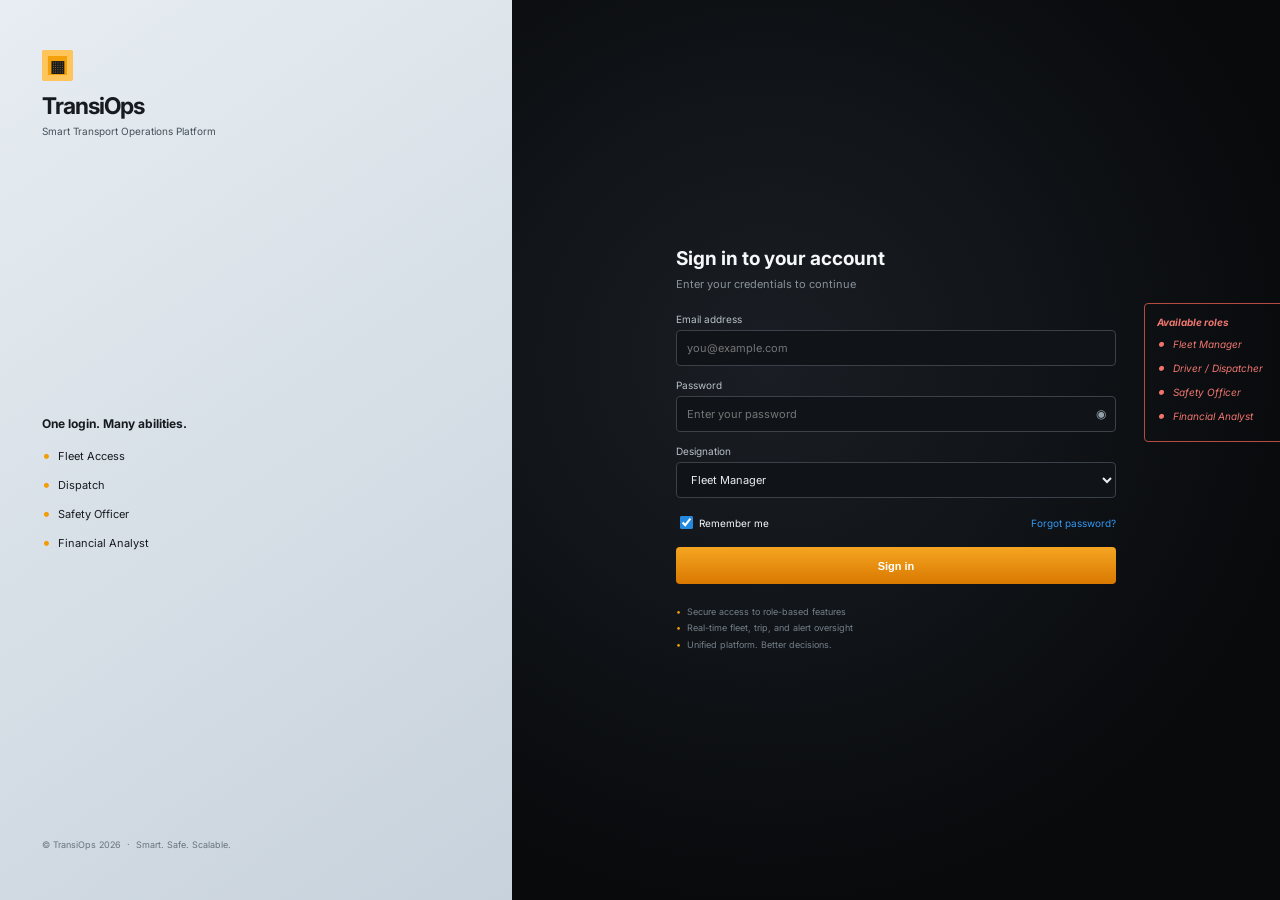
<file: frontend/index.html>
<!doctype html>
<html lang="en">

<head>
  <meta charset="UTF-8">
  <meta name="viewport" content="width=device-width,initial-scale=1.0">
  <title>TransitOps | Sign in</title>
  <link rel="stylesheet" href="css/login.css">
</head>
<!-- head -->
<body>
  <main class="container">
    <section class="left-panel">
      <div>
        <div class="mark">▦</div>
        <h1>TransiOps</h1>
        <p class="subtitle">Smart Transport Operations Platform</p>
      </div>
      <div class="features">
        <h3>One login. Many abilities.</h3>
        <ul>
          <li>Fleet Access</li>
          <li>Dispatch</li>
          <li>Safety Officer</li>
          <li>Financial Analyst</li>
        </ul>
      </div>
      <div class="copyright">© TransiOps 2026 &nbsp;·&nbsp; Smart. Safe. Scalable.</div>
    </section>
    <section class="right-panel">
      <div class="login-card">
        <h2>Sign in to your account</h2>
        <p>Enter your credentials to continue</p>
        <form id="loginForm">
          <div class="input-box"><label>Email address</label><input id="email" type="email"
              placeholder="you@example.com" required></div>
          <div class="input-box"><label>Password</label>
            <div class="password-box"><input id="password" type="password" placeholder="Enter your password"
                required><span id="togglePassword">◉</span></div>
          </div>
          <div class="input-box"><label>Designation</label><select id="role">
              <option value="Fleet Manager">Fleet Manager</option>
              <option>Driver / Dispatcher</option>
              <option>Safety Officer</option>
              <option>Financial Analyst</option>
            </select></div>
          <div class="options"><label><input type="checkbox" checked> Remember me</label><a href="#">Forgot
              password?</a></div><button id="loginBtn" type="submit">Sign in</button>
        </form>
        <div class="demo-copy">
          <div>Secure access to role-based features</div>
          <div>Real-time fleet, trip, and alert oversight</div>
          <div>Unified platform. Better decisions.</div>
        </div>
        <aside class="roles-box">
          <h4>Available roles</h4>
          <ul>
            <li>Fleet Manager</li>
            <li>Driver / Dispatcher</li>
            <li>Safety Officer</li>
            <li>Financial Analyst</li>
          </ul>
        </aside>
      </div>
    </section>
  </main>
  <script src="js/config.js"></script>
  <script src="js/api.js"></script>
  <script src="js/auth.js"></script>
</body>

</html>
</file>
<file: frontend/css/login.css>
@import url('https://fonts.googleapis.com/css2?family=Inter:wght@400;500;600;700;800&display=swap');

* {
  box-sizing: border-box
}

body {
  margin: 0;
  background: #080a0c;
  color: #f5f7f8;
  font-family: Inter, Arial, sans-serif;
  min-height: 100vh;
  overflow-x: hidden
}

.container {
  min-height: 100vh;
  display: grid;
  grid-template-columns: 40% 60%;
  background: radial-gradient(circle at 60% 40%, #1a1e24, #080a0c 58%)
}

.left-panel {
  background: linear-gradient(145deg, #e7edf2, #c8d2dc);
  color: #171b20;
  padding: 50px 42px;
  display: flex;
  flex-direction: column;
  position: relative
}

.mark {
  width: 31px;
  height: 31px;
  background: #f4a00b;
  border-radius: 3px;
  display: grid;
  place-items: center;
  font-weight: 900;
  margin-bottom: 11px;
  box-shadow: inset 0 0 0 6px #ffc55a
}

.left-panel h1 {
  font-size: 23px;
  margin: 0;
  letter-spacing: -1px
}

.subtitle {
  font-size: 10px;
  margin: 5px 0 0;
  color: #45505a
}

.features {
  margin-top: auto;
  margin-bottom: auto
}

.features h3 {
  font-size: 12px;
  margin: 0 0 14px
}

.features ul,
.roles-box ul {
  list-style: none;
  padding: 0;
  margin: 0
}

.features li {
  font-size: 11px;
  margin: 9px 0
}

.features li:before,
.roles-box li:before {
  content: '•';
  color: #f29c07;
  font-size: 16px;
  margin-right: 7px;
  vertical-align: -1px
}

.copyright {
  font-size: 9px;
  color: #68737c
}

.right-panel {
  display: flex;
  justify-content: center;
  align-items: center;
  padding: 35px;
  min-width: 0
}

.login-card {
  position: relative;
  width: 440px;
  max-width: 100%;
  padding: 26px 0
}

.login-card h2 {
  font-size: 19px;
  margin: 0 0 7px
}

.login-card>p {
  font-size: 11px;
  color: #87919a;
  margin: 0 0 22px
}

.input-box {
  margin-bottom: 13px
}

.input-box label {
  display: block;
  color: #b7c0c7;
  font-size: 10px;
  margin-bottom: 5px
}

.input-box input,
.input-box select {
  height: 36px;
  width: 100%;
  background: #101419;
  color: #e9edf0;
  border: 1px solid #3a4149;
  border-radius: 4px;
  padding: 0 10px;
  font: inherit;
  font-size: 11px
}

.password-box {
  position: relative
}

.password-box span {
  position: absolute;
  right: 10px;
  top: 10px;
  font-size: 12px;
  color: #93a0a9;
  cursor: pointer
}

.options {
  display: flex;
  justify-content: space-between;
  align-items: center;
  font-size: 10px;
  margin: 15px 0
}

.options a {
  color: #3198f3;
  text-decoration: none
}

.options input {
  accent-color: #2389df;
  vertical-align: -2px
}

.login-card button {
  width: 100%;
  height: 37px;
  border: 0;
  border-radius: 4px;
  color: #fff;
  background: linear-gradient(180deg, #f5a522, #d97900);
  font-weight: 700;
  font-size: 11px;
  cursor: pointer
}

.roles-box {
  position: absolute;
  left: calc(100% + 28px);
  top: 82px;
  border: 1px solid #b64b43;
  border-radius: 4px;
  color: #ef766e;
  padding: 12px;
  width: 146px;
  font-size: 10px;
  font-style: italic
}

.roles-box h4 {
  margin: 0 0 5px;
  font-size: 10px
}

.roles-box li {
  margin: 4px 0
}

.roles-box li:before {
  color: #ef766e
}

.demo-copy {
  color: #74808a;
  font-size: 9px;
  margin: 20px 0 0;
  line-height: 1.8
}

.demo-copy div:before {
  content: '•';
  color: #f29c07;
  margin-right: 6px
}

@media(max-width:1200px) {
  .roles-box {
    display: none
  }
}

@media(max-width:800px) {
  .container {
    grid-template-columns: 1fr
  }

  .left-panel {
    padding: 30px;
    min-height: 260px
  }

  .features {
    margin: 35px 0
  }

  .right-panel {
    padding: 20px
  }

  .login-card {
    width: min(440px, 100%)
  }
}

@media(max-width:420px) {
  .left-panel {
    min-height: 0;
    padding: 25px
  }

  .features {
    margin: 28px 0
  }

  .right-panel {
    padding: 18px
  }

  .login-card {
    padding: 14px 0
  }

  .options {
    align-items: flex-start;
    flex-direction: column;
    gap: 10px
  }

  .copyright {
    line-height: 1.5
  }
}
</file>
<file: frontend/css/global.css>
:root {
  --bg: #07090b;
  --panel: #101419;
  --panel-2: #151a20;
  --line: #2a3037;
  --muted: #8f98a3;
  --text: #f2f5f7;
  --orange: #f59b13;
  --blue: #4aa3ff;
  --green: #25c55a;
  --red: #f05252;
  --yellow: #f8b728;
}

* {
  box-sizing: border-box;
}

body {
  margin: 0;
  background: var(--bg);
  color: var(--text);
  font-family: Inter, Poppins, Arial, sans-serif;
  font-size: 13px;
  overflow-x: hidden;
}

a {
  color: inherit;
  text-decoration: none;
}

.app {
  min-height: 100vh;
  display: grid;
  grid-template-columns: 132px 1fr;
}

.sidebar {
  background: linear-gradient(180deg, #12171c, #0b0e12);
  border-right: 1px solid var(--line);
  padding: 21px 11px;
}

.brand {
  font-size: 15px;
  font-weight: 800;
  letter-spacing: -.7px;
  margin: 0 9px 28px;
}

.brand b {
  color: var(--orange);
}

.nav {
  display: grid;
  gap: 4px;
}

.nav a {
  color: #d0d6db;
  border-radius: 4px;
  padding: 10px 9px;
  font-size: 12px;
}

.nav a:hover,
.nav a.active {
  background: linear-gradient(90deg, #754408, #c97407);
  color: #fff;
  box-shadow: inset 0 0 0 1px #ec920c;
}

.main {
  min-width: 0;
}

.topbar {
  height: 70px;
  border-bottom: 1px solid var(--line);
  display: flex;
  align-items: center;
  justify-content: space-between;
  padding: 0 27px;
  background: #101419;
}

.search {
  width: 205px;
  height: 31px;
  background: #0a0d10;
  border: 1px solid #303740;
  color: #e4e9ec;
  border-radius: 4px;
  padding: 0 10px;
  font-size: 11px;
}

.search::placeholder {
  color: #727b84
}

.user {
  display: flex;
  align-items: center;
  gap: 12px;
  color: #c9d0d6;
  font-size: 11px
}

.avatar {
  width: 27px;
  height: 27px;
  border-radius: 50%;
  display: grid;
  place-items: center;
  background: #4b9ce4;
  color: #10263d;
  font-weight: 800;
  font-size: 14px;
}

.page {
  padding: 25px 27px 38px;
}

.page-head {
  display: flex;
  justify-content: space-between;
  align-items: center;
  margin-bottom: 22px;
}

body[data-page="settings"] .management {
  gap: 28px;
}

body[data-page="settings"] .form-card {
  padding: 22px;
  background: #10161b;
  border: 1px solid rgba(255,255,255,.05);
  border-radius: 10px;
}

body[data-page="settings"] .form-card .field label {
  display: block;
  font-size: 10px;
  color: #8b97a2;
  margin-bottom: 8px;
  text-transform: uppercase;
  letter-spacing: .18em;
}

body[data-page="settings"] .form-card .field input,
body[data-page="settings"] .form-card .field select {
  font-size: 13px;
}

body[data-page="settings"] .section-title {
  color: #fff;
  font-size: 12px;
  letter-spacing: .16em;
  margin-bottom: 16px;
}

body[data-page="settings"] .permissions {
  width: 100%;
  border-collapse: collapse;
}

body[data-page="settings"] .permissions td,
body[data-page="settings"] .permissions th {
  border-bottom: 1px solid rgba(255,255,255,.07);
  padding: 12px 14px;
}

body[data-page="settings"] .permissions th {
  color: #8b97a2;
  font-size: 9px;
  text-transform: uppercase;
  letter-spacing: .2em;
}

body[data-page="settings"] .permissions td:first-child {
  color: #f7f9fb;
  font-weight: 500;
}

body[data-page="settings"] .permissions td {
  color: #c8d0d7;
}

.page-head h1 {
  font-size: 20px;
  margin: 0;
  letter-spacing: -.4px;
}

.page-head p {
  color: var(--muted);
  margin: 4px 0 0;
  font-size: 12px;
}

.filters {
  display: flex;
  gap: 9px;
  margin-bottom: 17px;
}

.filter {
  background: #11161b;
  color: #c8d0d7;
  border: 1px solid #303841;
  border-radius: 3px;
  padding: 7px 9px;
  min-width: 95px;
  font-size: 10px;
}

.button {
  border: 0;
  border-radius: 4px;
  background: linear-gradient(180deg, #f7aa2d, #dc7900);
  padding: 9px 15px;
  color: #fff;
  cursor: pointer;
  font-weight: 700;
  font-size: 11px;
  box-shadow: 0 1px 0 #ffbd50 inset;
}

.button:hover {
  filter: brightness(1.08)
}

.button.blue {
  background: linear-gradient(180deg, #59adff, #1974d2);
  box-shadow: none
}

.button.red {
  background: #e95050;
  box-shadow: none
}

.button.gray {
  background: #242b35;
  box-shadow: none;
  color: #dbe1e5
}

.stats {
  display: grid;
  grid-template-columns: repeat(7, minmax(0, 1fr));
  gap: 12px;
  margin-bottom: 28px;
}

.stat {
  border: 1px solid #343b44;
  min-height: 81px;
  padding: 14px 12px;
  border-radius: 4px;
  background: linear-gradient(135deg, #151a20, #0d1014);
  position: relative;
  overflow: hidden
}

.stat:before {
  content: "";
  position: absolute;
  width: 3px;
  top: 0;
  bottom: 0;
  left: 0;
  background: var(--accent, #68727d)
}

.stat span {
  font-size: 9px;
  color: #b6bec6;
  text-transform: uppercase
}

.stat strong {
  display: block;
  font-size: 25px;
  line-height: 1.25;
  margin-top: 5px
}

.stat.orange {
  --accent: var(--orange)
}

.stat.green {
  --accent: var(--green)
}

.stat.blue {
  --accent: var(--blue)
}

.stat.red {
  --accent: var(--red)
}

.split {
  display: grid;
  grid-template-columns: 1.28fr .8fr;
  gap: 26px;
}

.section-title {
  margin: 0 0 14px;
  font-size: 12px;
  text-transform: uppercase;
  color: #c6cdd3;
  letter-spacing: .15px
}

.card {
  background: linear-gradient(135deg, #11161b, #0c0f13);
  border: 1px solid #282f36;
  border-radius: 4px;
  padding: 16px;
}

table {
  border-collapse: collapse;
  width: 100%
}

th {
  text-align: left;
  color: #9099a2;
  font-size: 9px;
  font-weight: 600;
  padding: 0 0 12px;
  text-transform: uppercase
}

td {
  padding: 10px 0;
  border-top: 1px solid #252b31;
  font-size: 11px;
  color: #dbe0e4
}

tr:first-child td {
  border-top: 0
}

.muted {
  color: var(--muted)
}

.badge {
  display: inline-block;
  padding: 4px 9px;
  border-radius: 4px;
  font-size: 9px;
  font-weight: 700;
  min-width: 58px;
  text-align: center
}

.badge.green {
  background: #0fa840;
  color: #07190e
}

.badge.blue {
  background: #368fe8;
  color: #071a2f
}

.badge.yellow {
  background: #e6a50b;
  color: #2d1900
}

.badge.red {
  background: #f04c50;
  color: #2e0606
}

.badge.gray {
  background: #65717d;
  color: #101519
}

.progress-row {
  display: grid;
  grid-template-columns: 80px 1fr 28px;
  align-items: center;
  gap: 10px;
  margin: 13px 0;
  font-size: 11px
}

.bar {
  height: 9px;
  background: #20262d;
  border-radius: 2px;
  overflow: hidden
}

.bar i {
  height: 100%;
  display: block;
  background: var(--bar, var(--green))
}

.note {
  font-size: 10px;
  color: var(--orange);
  margin-top: 14px
}

.actions {
  display: flex;
  gap: 7px
}

.small-btn {
  border: 0;
  border-radius: 3px;
  padding: 5px 10px;
  font-size: 9px;
  font-weight: 700;
  background: #2a9be8;
  color: #061923;
  cursor: pointer
}

.small-btn.orange {
  background: var(--orange);
  color: #321800
}

.table-card {
  padding: 17px 16px;
  overflow-x: auto;
  background: transparent;
  border: 0;
}

.table-card table {
  table-layout: auto;
  min-width: 620px;
  width: 100%;
  border-collapse: collapse;
}

.table-card td,
.table-card th {
  white-space: nowrap;
  padding: 10px 12px;
  border-bottom: 1px solid rgba(255,255,255,.05);
}

body[data-page="settings"] .table-card th {
  color: #a3adb6;
  font-size: 10px;
  text-transform: uppercase;
  font-weight: 500;
}

body[data-page="settings"] .table-card td {
  color: #e4e9ec;
  font-size: 12px;
}

.route {
  color: #ccd4da
}

.status-dot {
  display: inline-block;
  width: 8px;
  height: 8px;
  border-radius: 50%;
  background: var(--green);
  margin-right: 5px
}

.status-dot.wait {
  background: var(--yellow)
}

.dispatcher {
  display: grid;
  grid-template-columns: 1.35fr 1fr;
  gap: 24px
}

.steps {
  display: flex;
  align-items: center;
  justify-content: space-between;
  margin: 5px 4px 26px
}

.step {
  position: relative;
  text-align: center;
  color: #aab2bb;
  font-size: 9px;
  flex: 1
}

.step:before {
  content: "";
  display: block;
  width: 12px;
  height: 12px;
  border-radius: 50%;
  background: #e5e9ec;
  margin: 0 auto 7px;
  position: relative;
  z-index: 1
}

.step:not(:last-child):after {
  content: "";
  position: absolute;
  height: 2px;
  background: #78818a;
  left: 51%;
  right: -49%;
  top: 5px
}

.step.active {
  color: var(--green)
}

.step.active:before {
  background: var(--green)
}

.form-grid {
  display: grid;
  gap: 10px
}

.field label {
  display: block;
  color: #a8b0b9;
  font-size: 9px;
  margin-bottom: 5px;
  text-transform: uppercase
}

.field input,
.field select,
.field textarea {
  width: 100%;
  height: 34px;
  border: 1px solid #39414b;
  border-radius: 3px;
  background: #0c1014;
  color: #dce1e5;
  padding: 0 9px;
  font: inherit;
  font-size: 11px
}

.field textarea {
  height: 58px;
  padding-top: 8px;
  resize: none;
  border-color: #b44343
}

.form-actions {
  display: flex;
  gap: 10px;
  margin-top: 13px
}

.form-actions .button {
  flex: 1
}

.live-title {
  display: flex;
  justify-content: space-between;
  align-items: center;
  border-bottom: 1px solid #272e35;
  padding-bottom: 11px;
  margin-bottom: 7px
}

.live-title h3 {
  font-size: 12px;
  margin: 0
}

.live-item {
  padding: 12px 0;
  border-bottom: 1px solid #272e35
}

.live-item strong {
  font-size: 11px
}

.live-item .live-meta {
  display: flex;
  justify-content: space-between;
  color: #87919a;
  font-size: 9px;
  margin-top: 5px
}

.live-item .actions {
  margin-top: 9px
}

.estimate {
  margin-top: 15px
}

.estimate h3 {
  font-size: 11px;
  margin: 0 0 10px
}

.estimate p {
  color: #a9b2ba;
  font-size: 10px;
  line-height: 1.7;
  margin: 0
}

.validation-card { align-self: start; }
.rule-check { align-items: center; border-bottom: 1px solid #272e35; display: grid; gap: 10px; grid-template-columns: 25px 1fr auto; padding: 14px 0; }
.rule-check:last-of-type { border-bottom: 0; }
.rule-check .rule-icon { align-items: center; background: #27313a; border-radius: 50%; color: #96a1aa; display: flex; font-size: 13px; height: 22px; justify-content: center; width: 22px; }
.rule-check strong { display: block; font-size: 11px; }.rule-check p { color: #87919a; font-size: 9px; line-height: 1.4; margin: 3px 0 0; }.rule-check b { color: #aab4bd; font-size: 9px; }
.rule-check.pass .rule-icon { background: #155d2f; color: #71e59b; }.rule-check.pass b { color: #62d98c; }.rule-check.fail .rule-icon { background: #642629; color: #ff9595; }.rule-check.fail b { color: #ff8a8a; }
.trip-list { margin-top: 22px; }

.decision-panel { background: linear-gradient(115deg, #111a21, #11161b); border: 1px solid #2f3942; border-radius: 6px; margin: 0 0 25px; padding: 16px; }
.decision-heading { align-items: center; display: flex; justify-content: space-between; margin-bottom: 13px; }.decision-heading h2 { font-size: 14px; margin: 3px 0 0; }.eyebrow { color: #52a5ee; font-size: 9px; font-weight: 700; letter-spacing: .12em; }
.decision-grid { display: grid; gap: 12px; grid-template-columns: repeat(3, 1fr); }.decision-grid article { align-items: center; background: #0d1217; border: 1px solid #263039; border-radius: 4px; display: flex; gap: 10px; min-width: 0; padding: 11px; }.decision-grid b { display: block; font-size: 11px; overflow: hidden; text-overflow: ellipsis; white-space: nowrap; }.decision-grid p { color: #8c97a0; font-size: 9px; margin: 4px 0 0; }
.decision-icon { align-items: center; background: #165d31; border-radius: 50%; color: #71e59b; display: flex; flex: 0 0 auto; font-size: 13px; font-weight: 800; height: 25px; justify-content: center; width: 25px; }.decision-icon.warn { background: #61470f; color: #ffd36d; }.decision-icon.blue-dot { background: #174e7d; color: #8ac6ff; }

@media(max-width:1100px) {
  .stats {
    grid-template-columns: repeat(3, 1fr)
  }

  .split,
  .dispatcher {
    grid-template-columns: 1fr
  }

  .app {
    grid-template-columns: 120px minmax(0, 1fr)
  }

  .sidebar {
    padding-left: 8px;
    padding-right: 8px
  }

  .topbar,
  .page {
    padding-left: 20px;
    padding-right: 20px
  }
}

@media(max-width:700px) {
  .app {
    display: block
  }

  .sidebar {
    border-right: 0;
    border-bottom: 1px solid var(--line);
    padding: 13px 12px 10px
  }

  .brand {
    margin: 0 4px 11px
  }

  .nav {
    display: flex;
    overflow-x: auto;
    gap: 6px;
    padding-bottom: 3px
  }

  .nav a {
    flex: 0 0 auto;
    padding: 8px 10px;
    font-size: 11px
  }

  .nav::-webkit-scrollbar {
    height: 4px
  }

  .nav::-webkit-scrollbar-thumb {
    background: #39414a;
    border-radius: 5px
  }

  .topbar {
    height: 58px;
    padding: 0 14px
  }

  .search {
    width: min(56vw, 205px)
  }

  .user {
    gap: 7px;
    font-size: 10px
  }

  .page {
    padding: 19px 14px 30px
  }

  .page-head {
    align-items: flex-start;
    gap: 12px;
    margin-bottom: 18px
  }

  .page-head h1 {
    font-size: 18px
  }

  .page-head p {
    line-height: 1.5
  }

  .page-head .button {
    white-space: nowrap;
    padding: 9px 11px
  }

  .filters {
    flex-wrap: wrap;
    gap: 7px
  }

  .filter {
    flex: 1 1 120px;
    min-width: 0
  }

  .stats {
    grid-template-columns: repeat(2, minmax(0, 1fr));
    gap: 9px;
    margin-bottom: 22px
  }

  .stat {
    min-height: 73px;
    padding: 11px
  }

  .stat strong {
    font-size: 22px
  }

  .split,
  .dispatcher {
    gap: 18px
  }

  .card {
    padding: 13px
  }

  .table-card {
    padding: 13px
  }

  .progress-row {
    grid-template-columns: 70px minmax(0, 1fr) 22px;
    gap: 7px
  }

  .live-item .live-meta {
    gap: 10px
  }

  .steps {
    margin-left: 0;
    margin-right: 0
  }

  .step {
    font-size: 8px
  }

  .form-actions {
    flex-direction: column
  }

  .form-actions .button {
    width: 100%
  }

  .decision-grid {
    grid-template-columns: 1fr
  }
}

@media(max-width:380px) {
  .stats {
    grid-template-columns: 1fr
  }

  .user {
    font-size: 0
  }

  .avatar {
    width: 25px;
    height: 25px
  }

  .page-head {
    flex-direction: column
  }

  .page-head .button {
    width: 100%
  }

  .steps {
    overflow: hidden
  }

  .step {
    min-width: 47px
  }

  .filter {
    flex-basis: 100%
  }
}

.stat.yellow {
  --accent: var(--yellow)
}

.empty-state {
  padding: 42px 18px;
  text-align: center;
  color: var(--muted);
  border: 1px dashed #39414a;
  border-radius: 4px
}

.empty-state b {
  display: block;
  color: #d9e0e6;
  font-size: 13px;
  margin-bottom: 6px
}

.management {
  display: grid;
  grid-template-columns: minmax(320px, .65fr) minmax(0, 1.35fr);
  gap: 22px;
}

.form-card h2 {
  font-size: 14px;
  margin: 0 0 16px;
}

.form-card .button {
  margin-top: 16px;
  width: auto;
  min-width: 160px;
  padding: 10px 18px;
}

.form-card .field input,
.form-card .field select {
  height: 42px;
  border: 1px solid #2e3742;
  background: rgba(255,255,255,.03);
  color: #eef2f7;
  border-radius: 8px;
  padding: 0 12px;
}

.table-actions {
  display: flex;
  gap: 6px
}

.danger-btn {
  border: 0;
  border-radius: 3px;
  background: #54272a;
  color: #ff9999;
  padding: 5px 8px;
  font-size: 9px;
  cursor: pointer
}

.secondary-btn {
  border: 0;
  border-radius: 3px;
  background: #26303a;
  color: #d3dbe0;
  padding: 5px 8px;
  font-size: 9px;
  cursor: pointer
}

.summary-grid {
  display: grid;
  grid-template-columns: repeat(3, 1fr);
  gap: 12px;
  margin-bottom: 20px
}

.summary {
  background: #10161b;
  border: 1px solid #303841;
  padding: 14px;
  border-radius: 4px
}

.summary span {
  font-size: 10px;
  color: #a3adb6
}

.summary strong {
  display: block;
  font-size: 21px;
  margin-top: 5px
}

.notice {
  padding: 10px 12px;
  border-radius: 4px;
  background: #13251a;
  color: #82dca0;
  font-size: 11px;
  margin: 0 0 15px;
  display: none
}

.notice.error {
  background: #321a1c;
  color: #ff9e9e
}

.report-actions {
  display: flex;
  gap: 9px;
  flex-wrap: wrap
}

.analytics-kpis {
  display: grid;
  grid-template-columns: repeat(4, minmax(0, 1fr));
  gap: 10px;
  margin-bottom: 16px
}

.analytics-kpi {
  background: #10161b;
  border: 1px solid #303841;
  border-radius: 3px;
  min-height: 94px;
  padding: 12px 13px;
  position: relative
}

.analytics-kpi::before {
  background: #5794ca;
  content: '';
  height: 100%;
  left: -1px;
  position: absolute;
  top: -1px;
  width: 3px
}

.analytics-kpi.green-accent::before { background: #42a66c; }
.analytics-kpi.orange-accent::before { background: #df922b; }
.analytics-kpi.yellow-accent::before { background: #c5a843; }
.analytics-kpi span { color: #a3adb6; display: block; font-size: 10px; text-transform: uppercase; }
.analytics-kpi strong { display: block; font-size: 21px; letter-spacing: normal; font-weight: 400; margin: 7px 0 5px; }
.analytics-kpi small { color: #7e8994; font-size: 9px; }

.analytics-grid {
  display: grid;
  gap: 14px;
  grid-template-columns: minmax(0, 1.25fr) minmax(230px, .75fr)
}

.analytics-panel {
  background: #10161b;
  border: 1px solid #303841;
  border-radius: 3px;
  min-height: 258px;
  padding: 14px
}

.analytics-panel-heading { align-items: flex-start; display: flex; justify-content: space-between; }
.analytics-panel h2 { font-size: 12px; margin: 0; }
.analytics-panel p { color: #85909a; font-size: 9px; margin: 4px 0 0; }
.chart-key { color: #9ba6b0; font-size: 9px; white-space: nowrap; }
.chart-key i { background: #5591c5; display: inline-block; height: 8px; margin-right: 4px; vertical-align: -1px; width: 8px; }

.activity-chart {
  align-items: end;
  border-bottom: 1px solid #2a333b;
  display: grid;
  gap: 9px;
  grid-template-columns: repeat(7, 1fr);
  height: 174px;
  margin-top: 19px;
  padding: 0 5px
}

.chart-column { align-items: center; display: flex; flex-direction: column; height: 100%; justify-content: end; min-width: 0; position: relative; }
.chart-column i { background: linear-gradient(180deg, #6da9df, #3c79ae); display: block; max-width: 42px; transition: height .2s ease; width: 100%; }
.chart-column b { color: #93a0aa; font-size: 9px; font-weight: 500; margin: 8px 0 -20px; }
.chart-value { color: #aab6c0; font-size: 8px; height: 14px; overflow: hidden; text-align: center; white-space: nowrap; }

.costly-vehicles { margin-top: 21px; }
.costly-row { display: grid; gap: 6px; grid-template-columns: 1fr auto; margin-bottom: 16px; }
.costly-row b { color: #d9e0e5; display: block; font-size: 10px; }
.costly-row span { color: #7d8993; display: block; font-size: 9px; margin-top: 2px; }
.costly-row strong { color: #cfd7dd; font-size: 10px; }
.cost-track { background: #242d34; grid-column: 1 / -1; height: 6px; overflow: hidden; }
.cost-track i { background: #5794ca; display: block; height: 100%; }
.cost-track i.red { background: #e66b70; }.cost-track i.orange { background: #e9a14b; }.cost-track i.yellow { background: #d9b859; }
.analytics-empty { color: #8d99a2; font-size: 10px; line-height: 1.5; margin-top: 35px; text-align: center; }
.analytics-empty b { color: #cdd4da; display: block; font-size: 11px; }

/* Compact reports layout. */
body[data-page="analytics"] .topbar { height: 49px; padding: 0 14px; }
body[data-page="analytics"] .topbar .search { width: 245px; }
body[data-page="analytics"] .page { padding: 16px 14px 30px; }
body[data-page="analytics"] .analytics-kpis { gap: 13px; margin: 0; }
body[data-page="analytics"] .analytics-kpi { border-radius: 0; min-height: 76px; padding: 11px 14px; }
body[data-page="analytics"] .analytics-kpi strong { font-size: 22px; font-weight: 400; margin-top: 8px; }
body[data-page="analytics"] .analytics-kpi::before { width: 4px; }
body[data-page="analytics"] .yellow-accent::before { background: #42a66c; }
body[data-page="analytics"] .roi-formula { color: #87919a; font-size: 10px; margin: 11px 0 12px; }
body[data-page="analytics"] .analytics-grid { gap: 40px; grid-template-columns: minmax(0, 1fr) minmax(380px, 1fr); }
body[data-page="analytics"] .analytics-panel { background: transparent; border: 0; border-radius: 0; min-height: 160px; padding: 0; }
body[data-page="analytics"] .analytics-panel h2 { font-size: 12px; font-weight: 600; letter-spacing: .2px; text-transform: uppercase; }
body[data-page="analytics"] .analytics-panel p,
body[data-page="analytics"] .chart-key { display: none; }
body[data-page="analytics"] .activity-chart { height: 110px; margin-top: 21px; max-width: 510px; padding: 0; }
body[data-page="analytics"] .chart-column { justify-content: end; }
body[data-page="analytics"] .chart-column i { border: 1px solid #72a5d1; border-radius: 2px 2px 0 0; max-width: none; }
body[data-page="analytics"] .chart-column b { display: none; }
body[data-page="analytics"] .chart-value { display: none; }
body[data-page="analytics"] .costly-vehicles { margin-top: 17px; max-width: 495px; }
body[data-page="analytics"] .costly-row { align-items: center; column-gap: 15px; grid-template-columns: 78px 1fr; margin-bottom: 15px; }
body[data-page="analytics"] .costly-row b { font-size: 11px; font-weight: 500; }
body[data-page="analytics"] .costly-row span,
body[data-page="analytics"] .costly-row strong { display: none; }
body[data-page="analytics"] .cost-track { grid-column: 2; height: 12px; }
body[data-page="analytics"] .analytics-empty { max-width: 495px; }

/* Fuel and expenses ledger. */
body[data-page="fuel"] .topbar { height: 54px; padding: 0 21px; }
body[data-page="fuel"] .topbar .search { width: 255px; }
body[data-page="fuel"] .page { padding: 18px 22px 35px; }
.fuel-section-heading { align-items: center; display: flex; justify-content: space-between; margin-bottom: 12px; }
.fuel-section-heading h1,
.expense-section h2 { font-size: 12px; font-weight: 600; letter-spacing: .25px; margin: 0; text-transform: uppercase; }
.fuel-actions { display: flex; gap: 10px; }
.fuel-actions .button { min-width: 150px; padding: 10px 18px; }
.fuel-entry-panel { background: #11171c; border: 1px solid #39434c; margin: 0 0 16px; padding: 14px; }
.form-heading { align-items: center; display: flex; justify-content: space-between; margin-bottom: 10px; }
.form-heading h2 { font-size: 13px; margin: 0; }
.close-entry { background: transparent; border: 0; color: #b8c2ca; cursor: pointer; font-size: 22px; line-height: 1; }
.compact-fields { align-items: end; display: grid; gap: 10px; grid-template-columns: 1.2fr 1fr .8fr .9fr auto; }
.compact-fields .field { margin: 0; }
.compact-fields .field label { font-size: 9px; }
.compact-fields .field input,
.compact-fields .field select { height: 35px; }
.compact-fields .button { margin-bottom: 0; min-width: 110px; }
.fuel-table-wrap { overflow-x: auto; }
.fuel-table { border-collapse: collapse; min-width: 680px; width: 100%; }
.fuel-table th { border-bottom: 1px solid #303940; color: #87929b; font-size: 9px; font-weight: 500; padding: 8px 7px; text-align: left; text-transform: uppercase; }
.fuel-table td { border-bottom: 1px solid #20282e; color: #d0d7dd; font-size: 12px; padding: 8px 7px; }
.fuel-table td.amount, .fuel-table td.liters, .fuel-table td.date { font-weight: 400; letter-spacing: normal; }
.fuel-table th:last-child,
.fuel-table td:last-child { text-align: right; width: 68px; }
.fuel-table .danger-btn { font-size: 8px; opacity: .7; padding: 4px 6px; }
.fuel-empty { color: #8b96a0; font-size: 11px; padding: 20px 7px; text-align: center; }
.expense-section { margin-top: 34px; }
.expense-section h2 { margin-bottom: 10px; }
.fuel-total { align-items: center; border-top: 2px solid #c7cdd1; display: flex; gap: 10px; margin-top: 5px; padding: 9px 7px; text-transform: uppercase; }
.fuel-total b { color: #d5dbe0; font-size: 11px; font-weight: 600; }
.fuel-total span { color: #89949d; font-size: 10px; }
.fuel-total strong { color: #e3961f; font-size: 15px; font-weight: 400; letter-spacing: normal; margin-left: auto; }

.permissions td {
  text-align: center
}

.permissions td:first-child {
  text-align: left
}

.permissions input {
  accent-color: #f59b13
}

@media(max-width:900px) {
  .management {
    grid-template-columns: 1fr
  }

  .summary-grid {
    grid-template-columns: repeat(2, 1fr)
  }

  .analytics-kpis { grid-template-columns: repeat(2, 1fr); }
  .analytics-grid { grid-template-columns: 1fr; }

  body[data-page="analytics"] .analytics-grid { gap: 30px; grid-template-columns: 1fr; }
  .compact-fields { grid-template-columns: repeat(2, 1fr); }
}

@media(max-width:500px) {
  .summary-grid {
    grid-template-columns: 1fr
  }

  .analytics-kpis { grid-template-columns: 1fr; }

  body[data-page="analytics"] .analytics-kpis { grid-template-columns: 1fr; }
  body[data-page="fuel"] .topbar { padding: 0 13px; }
  body[data-page="fuel"] .topbar .search { width: 180px; }
  body[data-page="fuel"] .page { padding: 15px 13px; }
  .fuel-section-heading { align-items: flex-start; gap: 12px; flex-direction: column; }
  .fuel-actions { width: 100%; }
  .fuel-actions .button { flex: 1; min-width: 0; }
  .compact-fields { grid-template-columns: 1fr; }
  .compact-fields .button { width: 100%; }

  .table-actions {
    flex-wrap: wrap
  }
}

/* Keep the reference dashboard composition on tablets and small laptops. */
@media (min-width:501px) and (max-width:900px) {
  body[data-page="analytics"] .analytics-kpis {
    grid-template-columns: repeat(4, minmax(0, 1fr));
  }

  body[data-page="analytics"] .analytics-kpi {
    min-height: 76px;
    padding: 11px 14px;
  }

  body[data-page="analytics"] .analytics-grid {
    gap: 40px;
    grid-template-columns: minmax(0, 1fr) minmax(0, 1fr);
  }
}
</file>
